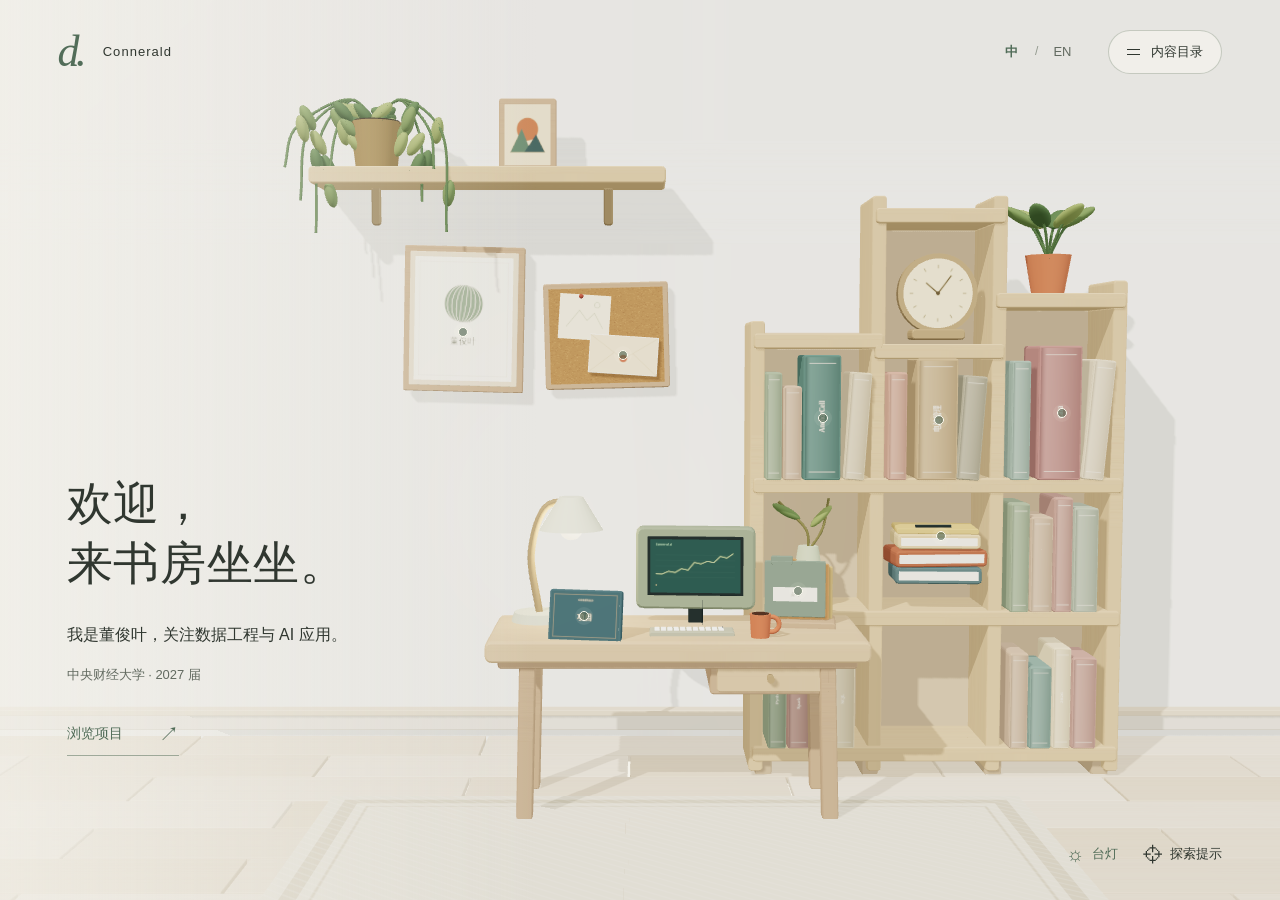
<file: index.html>
<!doctype html>
<html lang="zh-CN">
<head>
  <meta charset="utf-8">
  <meta name="viewport" content="width=device-width, initial-scale=1, viewport-fit=cover">
  <meta name="theme-color" content="#F5F3EC">
  <meta name="description" content="董俊叶，中央财经大学大数据管理与应用本科生。探索数据工程、储能安全与有据可查的 AI Agent。欢迎来到我的书房。">
  <meta property="og:title" content="董俊叶的书房 · 数据工程与 AI">
  <meta property="og:description" content="书架上的项目，桌面上的想法。走进董俊叶的数据与 AI 书房。">
  <meta property="og:type" content="website">
  <meta property="og:url" content="https://connerald.github.io/">
  <meta property="og:locale" content="zh_CN">
  <meta property="og:image" content="https://connerald.github.io/og.png">
  <meta property="og:image:width" content="1200">
  <meta property="og:image:height" content="630">
  <meta name="twitter:card" content="summary_large_image">
  <meta name="twitter:title" content="董俊叶的书房 · 数据工程与 AI">
  <meta name="twitter:description" content="书架上的项目，桌面上的想法。走进董俊叶的数据与 AI 书房。">
  <meta name="twitter:image" content="https://connerald.github.io/og.png">
  <link rel="canonical" href="https://connerald.github.io/">
  <link rel="icon" type="image/svg+xml" href="assets/favicon.svg">
  <script>
    // Show the authored room poster immediately; keep the document available
    // when scripts are disabled or the module cannot finish starting.
    document.documentElement.classList.add('booting');
    window.studyBootFail = function () {
      if (!document.documentElement.classList.contains('enhanced')) {
        document.documentElement.classList.remove('booting');
      }
    };
    window.studyBootTimer = setTimeout(window.studyBootFail, 8000);
  </script>
  <link rel="stylesheet" href="assets/style.css">
  <title>董俊叶的书房 · 数据工程与 AI</title>
</head>
<body>
  <a class="skip-link" href="#projects" data-ui="skip">跳至内容目录</a>
  <div class="experience-shell">
    <main id="room-main" class="room-main" aria-label="董俊叶的书房">
      <header class="site-header">
        <a class="brand" href="#top" aria-label="回到书房"><span class="brand-mark" aria-hidden="true">d.</span><span>Connerald</span></a>
        <div class="header-actions">
          <div class="language-switch" role="group" aria-label="语言"><button type="button" data-lang="zh" aria-pressed="true">中</button><span aria-hidden="true">/</span><button type="button" data-lang="en" aria-pressed="false">EN</button></div>
          <button type="button" id="menu-toggle" class="pill menu-toggle" aria-controls="directory" aria-expanded="false"><span class="menu-icon" aria-hidden="true"><i></i><i></i></span><span data-ui="menu">内容目录</span></button>
        </div>
      </header>
      <div class="room-stage">
      <picture class="room-poster" aria-hidden="true"><source media="(max-width: 1023px)" srcset="assets/room-portrait.webp"><img src="assets/room-landscape.webp" alt=""></picture>
      <div id="scene" class="scene" aria-hidden="true"></div>
      <div class="scene-shade" aria-hidden="true"></div>
      <div id="hotspots" class="hotspots" aria-label="书房内容入口"></div>
      </div>
      <section class="welcome" aria-labelledby="welcome-title">
        <h1 id="welcome-title" data-ui="welcomeTitle">欢迎，<br>来书房坐坐。</h1>
        <p class="welcome-summary" data-ui="welcomeSummary">我是董俊叶，关注数据工程与 AI 应用。</p>
        <p class="welcome-status" data-ui="welcomeStatus">中央财经大学 · 2027 届</p>
        <a class="start-link" href="#projects"><span data-ui="start">浏览项目</span><span aria-hidden="true">↗</span></a>
      </section>
      <div class="room-footer"><div class="room-controls"><button type="button" id="lamp-toggle" class="hint-button" aria-pressed="true" aria-label="台灯"><span aria-hidden="true">☼</span><span data-ui="lamp">台灯</span></button><button type="button" id="hints-toggle" class="hint-button" aria-pressed="false"><span aria-hidden="true">⌖</span><span data-ui="hints">探索提示</span></button></div></div>
      <div class="loading-note" role="status"><span class="loading-spark" aria-hidden="true"></span><span data-ui="loading">正在点亮书房…</span></div>
    </main>
    <dialog id="directory" class="directory" aria-labelledby="directory-title">
      <div class="directory-head"><button class="round-close" type="button" data-close-directory aria-label="关闭目录">×</button></div>
      <h2 id="directory-title" data-ui="directoryTitle">目录</h2>
      <nav id="directory-links" aria-label="内容目录"></nav>
      <div class="directory-projects"><span class="eyebrow" data-ui="allProjects">全部项目</span><div id="directory-project-links"></div></div>
      <a class="directory-email" href="mailto:connerald359@163.com">connerald359@163.com ↗</a>
    </dialog>
    <dialog id="reader" class="reader" aria-labelledby="reader-title">
      <div class="reader-toolbar"><button type="button" class="reader-index" id="reader-index"><span aria-hidden="true">☷</span><span data-ui="menu">内容目录</span></button><button type="button" class="round-close" id="reader-close" aria-label="合上书册">×</button></div>
      <div id="book" class="book"></div>
      <div class="reader-bottom"><button type="button" id="previous-page" class="page-turn"><span aria-hidden="true">←</span><span data-ui="previous">上一页</span></button><span id="page-count" aria-live="polite"></span><button type="button" id="next-page" class="page-turn"><span data-ui="next">下一页</span><span aria-hidden="true">→</span></button></div>
    </dialog>
    <div id="toast" class="toast" role="status"></div>
  </div>
  <main id="fallback" class="fallback">
    <header id="top">
      <p><span data-i18n="editionTitle">董俊叶的个人主页</span></p>
      <h1><span data-i18n="name">董俊叶</span></h1>
      <p data-i18n="heroSummary">我是董俊叶，中央财经大学大数据管理与应用本科生，预计 2027 年毕业。关注数据工程、储能安全与 AI 应用。</p>
      <p><span data-i18n="profileLocation">北京 · 中国</span> · <span data-i18n="profileStatus">开放实习与项目合作</span></p>
      <nav aria-label="内容目录"><a href="#projects">项目</a> · <a href="#experience">实习</a> · <a href="#about">关于</a> · <a href="#learning">学习</a> · <a href="#contact">联系</a></nav>
    </header>
    <section id="projects" aria-labelledby="fallback-projects-title">
      <h2 id="fallback-projects-title"><span data-i18n="projectsHeading">项目选集</span></h2>
      <article id="project/anchorcell">
        <div id="featured"></div>
        <h3>AnchorCell</h3>
        <p>AI 原型 · 2026.05 启动 · <span data-i18n="ventureRole">Agent 开发 · 储能安全</span></p>
        <p>面向储能电站的安全运维 AI Agent，用业务数据支持电芯风险分析。</p>
        <p data-i18n="ventureContext">从舱、Rack、电芯及 SOS 数据中定位风险，保留判断依据。</p>
        <ul><li>以 LangGraph 状态图组织 Agent，用受控只读工具查询业务数据。</li><li>记录数据版本、筛选条件与匹配范围，保留分析证据。</li><li>通过 SSE 向前端流式返回 KPI、表格和图表。</li></ul>
        <div id="case-notes"><p data-i18n="ventureValue">用 SQLite Checkpointer 保存多轮上下文，设置步数与超时限制，并处理异常回退。</p><p data-i18n="ventureAward">评测集覆盖 40+ 个业务问题。</p></div>
      </article>
      <article id="project/battery">
        <h3>端末智能电池管理系统</h3>
        <p>创业项目 · 2025.05 启动 · <span data-i18n="yaoxiangRole">瑶想科技 · 核心成员</span></p>
        <p>面向储能电站的电池安全监测与风险预警系统。</p>
        <ul><li>开展需求调研与方案对接，负责核心前后端功能。</li><li>参与设备层级展示、告警处置和电芯健康评估规则设计。</li></ul>
      </article>
      <article id="project/cara">
        <h3>cara</h3>
        <p>2026.03 — 2026.05 · <span data-i18n="caraRole">多智能体架构 · 风控研究</span></p>
        <p>面向 A 股事件的风控研究助手。</p>
        <ul><li>用 ReAct 定义智能体分工与冲突仲裁。</li><li>通过 Intent Router 分类、分发问题。</li><li>调整提示词，支持结构化证据追溯。</li></ul>
      </article>
      <article id="project/tsinglink">
        <h3>TsingLink</h3>
        <p>2025 · <span data-i18n="tsingRole">需求分析 · 后端开发</span></p>
        <p>面向清华 EMBA/MBA 校友的供需信息交流平台。</p>
        <ul><li>参与需求分析，设计用户、酒类资源和融创项目模型。</li><li>用 Django 实现供需信息发布、查询与管理。</li></ul>
        <a href="https://gitee.com/oceanccc/tsing-link" target="_blank" rel="noopener noreferrer">查看源码 ↗</a>
      </article>
      <article id="project/crypto">
        <h3>Crypto Dashboard</h3>
        <p>2025 · <span data-i18n="cryptoRole">实时数据链路 · 可视化界面</span></p>
        <p>连接实时行情、流处理与可视化的数据项目。</p>
        <ul><li>从 Binance API 接入行情，用 Kafka 与 Spark 处理实时数据。</li><li>通过 Flask、Socket.IO 展示价格与告警。</li></ul>
        <p>由课程原型持续演进。</p>
        <a href="https://github.com/connerald/crypto-dashboard" target="_blank" rel="noopener noreferrer">查看源码 ↗</a>
      </article>
      <article id="project/behavior">
        <h3>电商用户行为分析</h3>
        <p>2026 · <span data-i18n="behaviorRole">项目负责人 · 分布式数据分析</span></p>
        <p>面向淘宝用户行为的分布式分析项目。</p>
        <ul><li>搭建三节点 Hadoop、YARN 与 Spark 环境，负责主节点配置。</li><li>编写核心 PySpark、Spark SQL 程序，分析活跃、转化与用户分群。</li></ul>
        <p>分析规模：百万级淘宝用户行为记录。</p>
        <a href="https://github.com/connerald/cufe-bdmma2026s" target="_blank" rel="noopener noreferrer">查看源码 ↗</a>
      </article>
      <article id="project/paper">
        <h3>CUFEpaper</h3>
        <p>2025 · <span data-i18n="paperRole">独立开发</span></p>
        <p>为中央财经大学课程论文开发的 LaTeX 模板。</p>
        <ul><li>独立开发可复用模板，集中处理课程论文的排版格式。</li></ul>
        <a href="https://github.com/connerald/CUFEpaper" target="_blank" rel="noopener noreferrer">查看源码 ↗</a>
      </article>
    </section>
    <section id="experience" aria-labelledby="fallback-experience-title">
      <h2 id="fallback-experience-title"><span data-i18n="experienceHeading">实习经历</span></h2>
      <article>
        <h3><span data-i18n="dcCompany">神州数码</span></h3>
        <p><span data-i18n="dcRole">数据开发实习生</span> · <span data-i18n="dcDates">2025.09 — 2025.12</span> · <span data-i18n="beijing">北京</span></p>
        <p data-i18n="dcContext">参与百济神州 HTS 高通量筛选实验数据自动化项目，将原始实验文件接入 ELN 系统。</p>
        <ul><li><span data-i18n="dcResponsibility">负责字段抽取、格式转换、质量校验、批量处理与跨存储同步。</span></li><li><span data-i18n="dcSolution">用 Azure Data Factory 编排 Databricks 处理任务，写入 Azure Synapse，再通过 SQL 视图服务 ELN。</span></li><li><span data-i18n="dcValue">推动人工整理流程转为可调度的自动化数据链路。</span></li></ul>
      </article>
      <article>
        <h3><span data-i18n="qhCompany">启后资本</span></h3>
        <p><span data-i18n="qhRole">量化实习生</span> · <span data-i18n="qhDates">2025.01 — 2025.05</span> · <span data-i18n="beijing">北京</span></p>
        <p data-i18n="qhContext">为私募基金持仓与净值数据建设日常风险监控工具。</p>
        <ul><li><span data-i18n="qhResponsibility">用 Python 处理邮件中的净值文本与文件，完成清洗、MySQL 存储及定期更新。</span></li><li><span data-i18n="qhSolution">实现收益率、最大回撤和夏普比率等投资组合风险指标。</span></li><li><span data-i18n="qhValue">自动化数据整理与指标计算，并参与基金尽职调查和风控报告整理。</span></li></ul>
      </article>
    </section>
    <section id="about" aria-labelledby="fallback-about-title">
      <h2 id="fallback-about-title"><span data-i18n="aboutHeading">关于我</span></h2>
      <p data-i18n="aboutIntro">从金融、实验数据到储能安全，我关注数据如何进入真实业务，也关心分析结论能否说明依据。</p>
      <h3><span data-i18n="principle1Title">从数据处理开始</span></h3><p data-i18n="principle1Body">在启后资本处理基金净值与风险指标，在神州数码参与实验数据自动化，逐步理解数据质量和流程的重要性。</p>
      <h3><span data-i18n="principle2Title">走进具体业务</span></h3><p data-i18n="principle2Body">在 TsingLink 与储能安全项目中，从需求、数据模型走向业务功能，学习让系统回应具体问题。</p>
      <h3><span data-i18n="principle3Title">把依据留在结果里</span></h3><p data-i18n="principle3Body">通过 AnchorCell 和 cara 探索 AI 分析中的证据追溯与评测。接下来，希望深入时间序列分析、风险预警与可解释决策。</p>
      <h3><span data-i18n="careerNoteTitle">团队协作</span></h3><p data-i18n="careerNoteBody">曾任学院文体部干事、排球队经理，参与赛事策划、活动执行、赞助沟通和训练协调。</p>
    </section>
    <section id="learning" aria-labelledby="fallback-learning-title">
      <h2 id="fallback-learning-title">学习与工具</h2>
      <div id="education">
        <h3><span data-i18n="school">中央财经大学</span></h3>
        <p><span data-i18n="major">大数据管理与应用 · 本科（2027 届）</span> · <span data-i18n="educationDates">2023.09 — 2027.06</span></p>
        <p data-i18n="courses">课程成绩：机器学习 97、自然语言处理 95、应用随机过程 95。关注统计建模与可持续发展中的数据应用。</p>
        <p data-i18n="educationLanguage">英语：IELTS 7.0</p>
      </div>
      <h3><span data-i18n="toolkitHeading">技术与方法</span></h3>
      <dl>
        <div><dt><span data-i18n="skillProgramming">编程</span></dt><dd><span data-i18n="skillProgrammingValue">Python · SQL · Django</span></dd></div>
        <div><dt><span data-i18n="skillData">数据工程</span></dt><dd><span data-i18n="skillDataValue">Azure Data Factory · Databricks · Synapse · MySQL</span></dd></div>
        <div><dt><span data-i18n="skillBigData">大数据</span></dt><dd><span data-i18n="skillBigDataValue">Hadoop · Spark · Kafka</span></dd></div>
        <div><dt><span data-i18n="skillMethods">AI 应用</span></dt><dd><span data-i18n="skillMethodsValue">LangGraph · ReAct · 工具调用 · Agent 评测</span></dd></div>
      </dl>
      <h3><span data-i18n="mathorTitle">MathorCup 赛区三等奖</span></h3>
      <p data-i18n="mathorDescription">负责 Python 数据处理、建模和论文排版；以 XGBoost、遗传算法预测多品类销量，并用规划模型研究商品分仓。</p>
    </section>
    <section id="contact" aria-labelledby="fallback-contact-title">
      <h2 id="fallback-contact-title"><span data-i18n="contactHeading">联系我</span></h2>
      <p data-i18n="contactBody">欢迎交流数据工程、AI 应用与数据产品方向的实习或合作，尤其关注储能安全与风险分析。</p>
      <p><a href="mailto:connerald359@163.com">connerald359@163.com</a> · <a href="https://github.com/connerald" target="_blank" rel="noopener noreferrer">GitHub ↗</a></p>
    </section>
  </main>
  <script type="module" src="assets/app.js" onerror="window.studyBootFail()"></script>
</body>
</html>
</file>
<file: assets/style.css>
:root {
  color-scheme: light;
  --background: #f5f3ec;
  --paper: #fbf9f3;
  --paper-left: #f5f2e9;
  --ink: #303730;
  --muted: #626a60;
  --accent: #526d59;
  --wood: #c6ad87;
  --line: #d8d9ce;
  --serif: "Songti SC", "Noto Serif SC", SimSun, Georgia, serif;
  --sans: -apple-system, BlinkMacSystemFont, "Segoe UI", "PingFang SC", "Microsoft YaHei", sans-serif;
}
* { box-sizing: border-box; }
html, body { margin: 0; background: var(--background); color: var(--ink); font-family: var(--sans); }
body { font-size: 16px; line-height: 1.8; }
button, a { -webkit-tap-highlight-color: transparent; touch-action: manipulation; }
button { font: inherit; color: inherit; cursor: pointer; }
a { color: inherit; text-decoration: none; }
button:focus-visible, a:focus-visible, summary:focus-visible { outline: 2px solid var(--accent); outline-offset: 4px; }
button:disabled { opacity: .35; cursor: default; }
button:disabled:hover { transform: none; }
[hidden] { display: none !important; }
::selection { background: #b8c9af70; }
html[lang="en"] { --serif: Georgia, "Times New Roman", serif; }
.experience-shell { display: none; }
.enhanced .experience-shell, .booting .experience-shell { display: block; }
.enhanced #fallback, .booting #fallback { display: none; }
.skip-link { position: fixed; top: -100px; left: 20px; z-index: 100; background: var(--paper); padding: 10px 18px; box-shadow: 0 4px 20px #30373020; }
.skip-link:focus { top: 12px; }

/* Daylit study. Scene coordinates and the HTML hotspots share one surface. */
.room-main { position: relative; min-height: 720px; height: 100svh; isolation: isolate; overflow: hidden; }
.room-stage { position: absolute; inset: 0; }
.scene, .room-poster, .scene-shade, .hotspots { position: absolute; inset: 0; }
.room-poster { background: #ecebe2; }
.room-poster img { display: block; width: 100%; height: 100%; object-fit: contain; }
.scene { opacity: 0; transition: opacity .6s ease; z-index: 1; }
.scene[data-ready="true"] { opacity: 1; }
.scene canvas { display: block; width: 100%; height: 100%; }
.scene-shade { z-index: 2; pointer-events: none; background: linear-gradient(90deg, #f5f3ecaa, #f5f3ec00 42%); }
.hotspots { z-index: 3; pointer-events: none; }
.site-header { position: absolute; top: 26px; left: 4.5%; right: 4.5%; z-index: 5; display: flex; align-items: center; justify-content: space-between; gap: 16px; }
.brand { display: flex; align-items: center; gap: 14px; font-size: 13px; letter-spacing: .08em; min-height: 48px; }
.brand-mark { font: italic 44px Georgia, serif; letter-spacing: -.09em; padding-right: 6px; color: var(--accent); }
.header-actions { display: flex; gap: 24px; align-items: center; }
.language-switch { display: flex; align-items: center; gap: 2px; font-size: 12px; color: var(--muted); }
.language-switch button { border: 0; background: none; min-width: 44px; min-height: 44px; font-size: 13px; padding: 6px; border-radius: 4px; }
.language-switch button[aria-pressed="true"] { color: var(--accent); font-weight: 650; }
.language-switch button:hover { background: #526d590c; }
.language-switch > span { color: #92998e; }
.pill { display: flex; align-items: center; gap: 11px; min-height: 44px; padding: 9px 18px; border: 1px solid #65775f50; border-radius: 24px; background: #fbf9f380; font-size: 13px; }
.pill:hover { background: var(--paper); }
.menu-icon { width: 13px; display: grid; gap: 4px; }
.menu-icon i { height: 1px; background: currentColor; }
.welcome { position: absolute; z-index: 4; left: 5.2%; bottom: 16%; width: min(28%, 350px); }
.welcome h1 { font: 400 clamp(38px, 3.6vw, 60px)/1.3 var(--serif); letter-spacing: .015em; margin: 0 0 26px; }
.welcome-summary { font-size: 16px; line-height: 1.9; margin: 0 0 12px; max-width: 23em; }
.welcome-status { color: var(--muted); font-size: 13px; margin: 0 0 26px; }
.start-link { display: inline-flex; align-items: center; gap: 36px; min-height: 44px; border-bottom: 1px solid #526d5980; color: var(--accent); font-size: 14px; }
.start-link span:last-child { font-size: 20px; transition: transform .2s; }
.start-link:hover span:last-child { transform: translate(2px,-2px); }
.room-footer { position: absolute; bottom: 20px; right: 4.5%; z-index: 4; }
.room-controls { display: flex; gap: 24px; }
.hint-button { display: flex; align-items: center; gap: 8px; min-height: 44px; padding: 8px 0; border: 0; background: none; font-size: 13px; }
.hint-button > span:first-child { font-size: 20px; }
.hint-button[aria-pressed="true"] { color: var(--accent); }
.loading-note { position: absolute; right: 5%; top: 100px; z-index: 4; display: flex; align-items: center; gap: 8px; font-size: 12px; color: var(--muted); transition: opacity .2s; }
.loading-spark, .status-dot { display: inline-block; width: 6px; height: 6px; border-radius: 50%; background: var(--accent); }
.is-ready .loading-note, .room-fallback .loading-note { opacity: 0; visibility: hidden; }
.hotspot { pointer-events: auto; position: absolute; transform: translate(-50%, -50%); width: 44px; height: 44px; border: 0; border-radius: 50%; background: transparent; display: grid; place-items: center; }
.hotspot::before { content: ""; width: 8px; height: 8px; border: 1px solid #fffdf2; background: #435b4390; border-radius: 50%; box-shadow: 0 0 0 4px #f9f7ee15; transition: background .2s, box-shadow .2s; }
.hotspot:hover::before, .hotspot:focus-visible::before, .show-hints .hotspot::before { background: #415d46; box-shadow: 0 0 0 5px #faf8ed80; }
.hotspot.visited::before { background: #95a783; }
.hotspot-label { position: absolute; bottom: 100%; left: 50%; transform: translate(calc(-50% + var(--label-shift, 0px)), 4px); width: max-content; max-width: min(220px, calc(100vw - 24px)); padding: 6px 11px; color: var(--ink); background: var(--paper); border: 1px solid var(--line); border-radius: 4px; box-shadow: 0 5px 15px #30373010; font-size: 12px; line-height: 1.5; opacity: 0; transition: opacity .15s, transform .15s; pointer-events: none; text-align: center; }
.hotspot:hover .hotspot-label, .hotspot:focus-visible .hotspot-label { opacity: 1; transform: translate(calc(-50% + var(--label-shift, 0px)), 0); }
.hotspot.label-below .hotspot-label { top: 100%; bottom: auto; }

/* The index gives a direct path to everything in the room. */
dialog { border: 0; color: var(--ink); }
dialog:not([open]) { display: none; }
dialog::backdrop { background: #30372d65; backdrop-filter: blur(5px); }
.directory { position: fixed; inset: 0 0 0 auto; margin: 0; width: 420px; max-width: 100%; height: 100dvh; max-height: none; padding: 24px 32px; background: var(--paper); overflow-y: auto; overscroll-behavior: contain; box-shadow: -20px 0 70px #30373015; animation: drawer-in .25s ease; }
.directory-head { display: flex; justify-content: flex-end; }
.round-close { display: grid; place-items: center; width: 44px; height: 44px; min-width: 44px; border: 1px solid #7c867050; border-radius: 50%; background: transparent; font-size: 26px; line-height: 1; }
.round-close:hover { background: #526d590c; }
.directory h2 { font: 400 36px/1.3 var(--serif); margin: 10px 0 24px; }
.directory nav a { display: flex; gap: 16px; align-items: center; min-height: 48px; padding: 8px 0; font-size: 16px; border-bottom: 1px solid var(--line); }
.directory nav a span:first-child { font: 12px Georgia, serif; color: var(--muted); }
.directory nav a span:last-child { margin-left: auto; color: var(--accent); }
.directory a:hover { color: var(--accent); }
.directory-projects { margin-top: 28px; }
.directory-projects a { display: flex; align-items: center; min-height: 44px; font-size: 14px; line-height: 1.5; padding: 6px 0; }
.directory-email { display: flex; align-items: center; min-height: 44px; font-size: 14px; margin-top: 20px; overflow-wrap: anywhere; }
.directory > .reader-languages { margin-top: 16px; }
.eyebrow { display: block; font-size: 12px; line-height: 1.6; font-weight: 500; color: var(--muted); margin: 0 0 16px; }

/* One semantic reader; the layout mode is driven by the shared matchMedia rule. */
.reader { position: fixed; inset: 0; margin: auto; padding: 0; width: min(1180px, 94vw); max-width: none; height: fit-content; max-height: calc(100dvh - 32px); overflow: visible; background: transparent; outline: 0; }
.reader-toolbar { display: flex; align-items: center; gap: 16px; height: 44px; margin: 0 0 16px; color: var(--ink); }
.reader-index { display: flex; gap: 8px; align-items: center; min-height: 44px; border: 0; background: none; font-size: 13px; color: inherit; padding: 6px 0; }
.reader-index > span:first-child { font-size: 20px; }
.reader-toolbar .reader-languages { margin-left: auto; order: 2; color: inherit; }
.reader-toolbar .language-switch button[aria-pressed="true"] { color: inherit; text-decoration: underline; text-underline-offset: 6px; }
.reader-toolbar .round-close { order: 3; color: inherit; border-color: #526d5980; }
.book { position: relative; perspective: 1800px; border-radius: 3px; background: #dedacc; box-shadow: 0 3px 0 #d9d5c7, 0 6px 0 #c7c4b5, 0 9px 0 #a4ab96, 0 20px 55px #28352325; animation: book-in .4s ease; }
.spread { display: grid; grid-template-columns: minmax(0,1fr) minmax(0,1fr); height: min(700px, calc(100dvh - 170px)); min-height: 0; position: relative; border-radius: 3px; overflow: hidden; background: var(--paper); }
.spread::after { content: ""; position: absolute; top: 0; bottom: 0; width: 32px; left: 50%; transform: translateX(-50%); background: linear-gradient(90deg,transparent,#46533c0c 40%,#34442b16 49%,#ffffff80 51%,transparent); pointer-events: none; z-index: 3; }
.paper-page { min-width: 0; padding: clamp(28px, 3.4vw, 48px); overflow-y: auto; overscroll-behavior: contain; scrollbar-width: thin; scrollbar-color: #c2c8b8 transparent; background: var(--paper); color: var(--ink); }
.paper-page:first-child { background-color: var(--paper-left); }
.paper-page h2 { font: 400 clamp(28px, 2.6vw, 42px)/1.35 var(--serif); margin: 0 0 24px; overflow-wrap: anywhere; text-wrap: balance; }
.paper-page h3 { font: 500 20px/1.5 var(--serif); margin: 26px 0 12px; }
.paper-page p, .contributions { font-size: 16px; line-height: 1.85; margin: 0 0 20px; overflow-wrap: anywhere; }
.paper-page .lead { font-size: 18px; line-height: 1.8; }
.paper-page .eyebrow { font-size: 12px; margin-bottom: 20px; }
.project-role { display: flex; flex-direction: column; gap: 3px; font-size: 13px !important; line-height: 1.7 !important; color: var(--muted); padding-bottom: 18px; border-bottom: 1px solid var(--line); margin-bottom: 24px !important; }
.contributions { list-style: none; padding: 0; }
.contributions li { position: relative; padding-left: 16px; margin-bottom: 15px; }
.contributions li::before { content: ""; position: absolute; top: .8em; left: 0; width: 4px; height: 4px; border-radius: 50%; background: var(--accent); }
.tags { display: flex; flex-wrap: wrap; gap: 6px 14px; margin: 24px 0; color: var(--muted); font-size: 12px; line-height: 1.8; }
.tags span { overflow-wrap: anywhere; }
.paper-link { display: inline-flex; align-items: center; gap: 12px; min-height: 44px; border: 0; border-bottom: 1px solid #526d5960; padding: 6px 0; color: var(--accent); background: transparent; font-size: 14px; }
.paper-link:hover { border-color: var(--accent); }
.back-projects { margin-top: 12px; }
.project-list { list-style: none; padding: 0; margin: 0; }
.project-list li { border-bottom: 1px solid var(--line); }
.project-list a { display: grid; grid-template-columns: 22px minmax(0,1fr) 16px; align-items: center; gap: 10px; min-height: 66px; padding: 10px 0; font-size: 16px; line-height: 1.5; overflow-wrap: anywhere; }
.project-list .list-num { font: 12px Georgia,serif; color: var(--muted); }
.project-list small { display: block; font-size: 12px; line-height: 1.65; margin-top: 5px; color: var(--muted); }
.project-list a:hover { color: var(--accent); }
.index-art { position: relative; display: flex; align-items: flex-end; gap: 12px; height: 140px; margin-top: 50px; width: fit-content; }
.index-art i { display: block; width: 40px; height: 115px; background: #bdc7ac; border-radius: 3px 5px 5px 3px; border-left: 5px solid #a8b698; box-shadow: 3px 3px 0 #46533c0e; }
.index-art i:nth-child(2) { height: 135px; background: #d4c3a5; border-color: #c1ac87; transform: rotate(-8deg); transform-origin: bottom; }
.index-art i:nth-child(3) { height: 100px; background: #adbdc0; border-color: #8fa6a7; }
.growth-list { list-style: none; margin: 0; padding: 0; }
.growth-list li { padding: 0 0 10px 20px; border-left: 1px solid #b8c4ae; position: relative; }
.growth-list li::before { content: ""; position: absolute; left: -4px; top: 12px; width: 7px; height: 7px; border-radius: 50%; background: var(--accent); }
.growth-list h3 { margin-top: 0; }
.skill-list { margin: 0; }
.skill-list > div { padding: 16px 0; border-bottom: 1px solid var(--line); }
.skill-list dt { font-size: 13px; color: var(--muted); margin-bottom: 6px; }
.skill-list dd { margin: 0; font-size: 16px; line-height: 1.8; overflow-wrap: anywhere; }
.diagram { margin: 0 0 32px; padding: 0; }
.diagram figcaption { font: 500 20px/1.5 var(--serif); margin-bottom: 24px; }
.flow { display: flex; align-items: stretch; gap: 7px; }
.flow-node { flex: 1; min-width: 0; display: grid; place-items: center; padding: 18px 9px; background: #edf0e6; border: 1px solid #d5ddca; border-radius: 3px; color: #42583f; font-size: 13px; text-align: center; line-height: 1.7; overflow-wrap: anywhere; }
.flow-arrow { align-self: center; color: var(--muted); font-size: 14px; }
.evaluation { display: flex; align-items: center; gap: 20px; margin-top: 30px; padding-top: 24px; border-top: 1px solid var(--line); }
.evaluation strong { font: 48px/1 Georgia,serif; color: var(--accent); }
.evaluation span { font-size: 14px; line-height: 1.7; max-width: 200px; }
.contact-status { display: flex; align-items: center; gap: 10px; color: var(--accent); font-size: 14px !important; margin-top: 32px !important; }
.contact-details { padding-top: 12px; }
.contact-email { display: block; font: 24px/1.6 Georgia,serif; overflow-wrap: anywhere; margin: 10px 0 30px; text-decoration: underline; text-decoration-color: #a4af98; text-underline-offset: 8px; }
.contact-actions { display: flex; flex-wrap: wrap; gap: 16px 28px; }
.reader-bottom { display: flex; align-items: center; justify-content: space-between; min-height: 44px; margin-top: 22px; color: var(--ink); }
.page-turn { display: flex; align-items: center; gap: 12px; min-height: 44px; background: none; border: 0; padding: 0; font-size: 13px; color: inherit; }
.page-turn > span[aria-hidden] { font-size: 24px; }
#page-count { font: 13px Georgia,serif; }
.toast { position: fixed; bottom: 24px; left: 50%; transform: translate(-50%,12px); opacity: 0; width: max-content; max-width: calc(100vw - 32px); padding: 10px 18px; background: var(--ink); color: var(--paper); border-radius: 4px; font-size: 14px; z-index: 20; pointer-events: none; transition: opacity .2s, transform .2s; }
.toast.visible { opacity: 1; transform: translate(-50%,0); }

/* Animated leaves never take focus or move the resting hit targets. */
.fixed-page, .turning-leaf { position: absolute; top: 0; bottom: 0; width: 50%; pointer-events: none; }
.fixed-page { z-index: 4; overflow: hidden; }
.fixed-page.left { left: 0; }
.fixed-page.right { right: 0; }
.turning-leaf { z-index: 8; transform-style: preserve-3d; }
.turning-leaf.forward { left: 50%; transform-origin: left center; animation: leaf-forward .65s cubic-bezier(.25,.65,.2,1) both; }
.turning-leaf.backward { left: 0; transform-origin: right center; animation: leaf-backward .65s cubic-bezier(.25,.65,.2,1) both; }
.leaf-face { position: absolute; inset: 0; backface-visibility: hidden; overflow: hidden; background: var(--paper); box-shadow: 0 0 20px #30373010; }
.leaf-front { transform: rotateY(0); }
.leaf-back { transform: rotateY(180deg); }
.leaf-face > .paper-page, .fixed-page > .paper-page { height: 100%; overflow: hidden; }
.fixed-page.right > .paper-page, .turning-leaf.forward .leaf-front > .paper-page, .turning-leaf.backward .leaf-back > .paper-page { background: var(--paper); }
@keyframes drawer-in { from { transform: translateX(100%); } to { transform: none; } }
@keyframes book-in { from { opacity: 0; transform: translateY(12px); } to { opacity: 1; transform: none; } }
@keyframes leaf-forward { from { transform: rotateY(0); } to { transform: rotateY(-180deg); } }
@keyframes leaf-backward { from { transform: rotateY(0); } to { transform: rotateY(180deg); } }

/* Continuous reading also serves short desktop windows and zoomed text. */
.reader[data-mode="continuous"] { inset: 0; width: 100%; height: 100dvh; max-height: none; margin: 0; background: var(--paper); overflow-y: auto; overscroll-behavior: contain; }
.reader[data-mode="continuous"] .reader-toolbar { position: sticky; top: 0; height: 76px; padding: 12px clamp(18px,4vw,36px); margin: 0; z-index: 12; background: #fbf9f3f5; color: var(--ink); border-bottom: 1px solid var(--line); backdrop-filter: blur(8px); }
.reader[data-mode="continuous"] .round-close { border-color: var(--line); }
.reader[data-mode="continuous"] .book { max-width: 760px; margin: auto; box-shadow: none; border-radius: 0; animation: none; }
.reader[data-mode="continuous"] .spread { display: block; height: auto; overflow: visible; border-radius: 0; }
.reader[data-mode="continuous"] .spread:last-child { min-height: calc(100dvh - 76px); }
.reader[data-mode="continuous"] .spread::after { display: none; }
.reader[data-mode="continuous"] .paper-page { overflow: visible; padding: 32px clamp(24px,5vw,52px); background: var(--paper); }
.reader[data-mode="continuous"] .paper-page + .paper-page, .reader[data-mode="continuous"] .spread + .spread { border-top: 1px solid var(--line); }
.reader[data-mode="continuous"] .paper-page h2 { font-size: clamp(30px,5vw,40px); }
.reader[data-mode="continuous"] .reader-bottom { display: none; }
.reader[data-mode="continuous"] .index-art { height: 80px; margin-top: 24px; }
.reader[data-mode="continuous"] .index-art i { width: 28px; height: 64px; }
.reader[data-mode="continuous"] .index-art i:nth-child(2) { height: 80px; }
.reader[data-mode="continuous"] .index-art i:nth-child(3) { height: 56px; }

@media (max-width: 1023px) {
  .room-main { display: flex; flex-direction: column; height: auto; min-height: 100svh; overflow: hidden; }
  .site-header { position: relative; inset: auto; min-height: 84px; padding: 16px 5%; gap: 10px; }
  .brand { gap: 8px; font-size: 12px; }
  .brand-mark { font-size: 38px; }
  .header-actions { gap: 12px; }
  .room-stage { position: relative; inset: auto; flex: none; height: clamp(440px,128vw,660px); width: 100%; }
  .scene-shade { background: linear-gradient(0deg,#f5f3ec40,transparent 22%); }
  .welcome { position: relative; inset: auto; width: auto; max-width: 620px; margin: 28px 6% 24px; }
  .welcome h1 { font-size: clamp(32px,4.4vw,44px); line-height: 1.4; margin-bottom: 16px; }
  .welcome h1 br { display: none; }
  .welcome-summary { font-size: 16px; max-width: 34em; }
  .welcome-status { margin-bottom: 16px; }
  .room-footer { position: relative; inset: auto; margin: 0 6% 16px; }
  .room-controls { justify-content: space-between; }
  .loading-note { top: 96px; right: 6%; }
}
@media (max-width: 420px) {
  .site-header { padding: 12px 5%; min-height: 80px; }
  .brand { gap: 7px; font-size: 11px; }
  .brand-mark { font-size: 34px; }
  .header-actions { gap: 4px; }
  .language-switch { gap: 0; }
  .pill { padding: 8px 12px; gap: 8px; font-size: 12px; }
  .menu-toggle .menu-icon { display: none; }
  .welcome h1 { font-size: 32px; }
  html[lang="en"] .welcome h1 { max-width: 9em; }
  .directory { padding: 20px 24px; }
  .reader-toolbar { gap: 8px; }
  .reader-index { font-size: 12px; }
  .flow { flex-direction: column; gap: 6px; }
  .flow-node { width: 100%; min-height: 50px; padding: 12px; }
  .flow-arrow { transform: rotate(90deg); line-height: 1; }
  .contact-email { font-size: 22px; }
}
@media (max-width: 360px) {
  .brand > span:last-child { font-size: 10px; letter-spacing: .02em; }
  .brand { gap: 4px; }
  .brand-mark { font-size: 30px; }
  .pill { padding: 8px; }
  .header-actions { gap: 0; }
  .language-switch button { padding: 4px; }
}
@media (prefers-reduced-motion: reduce) {
  *, *::before, *::after { animation: none !important; transition: none !important; scroll-behavior: auto !important; }
}

/* Complete, readable document for no JavaScript, failed modules and print. */
.fallback { max-width: 900px; margin: auto; padding: 48px 24px; background: var(--paper); color: var(--ink); }
.fallback h1, .fallback h2, .fallback h3 { font-family: var(--serif); font-weight: 500; line-height: 1.5; }
.fallback h1 { font-size: 38px; }
.fallback h2 { font-size: 28px; margin: 40px 0 20px; }
.fallback h3 { font-size: 22px; }
.fallback section { margin: 48px 0; }
.fallback article { margin: 24px 0; padding-bottom: 20px; border-bottom: 1px solid var(--line); }
.fallback a { color: var(--accent); text-decoration: underline; text-underline-offset: 4px; overflow-wrap: anywhere; }
.fallback nav { display: flex; flex-wrap: wrap; gap: 16px; }
.fallback ul { padding-left: 20px; }
.fallback dd { margin-left: 0; }
@media print {
  .experience-shell, .skip-link { display: none !important; }
  .enhanced #fallback, .booting #fallback { display: block; }
  .fallback { padding: 0; max-width: none; background: white; color: black; }
  .fallback section { margin: 24px 0; }
  .fallback article { break-inside: avoid; }
}
</file>
